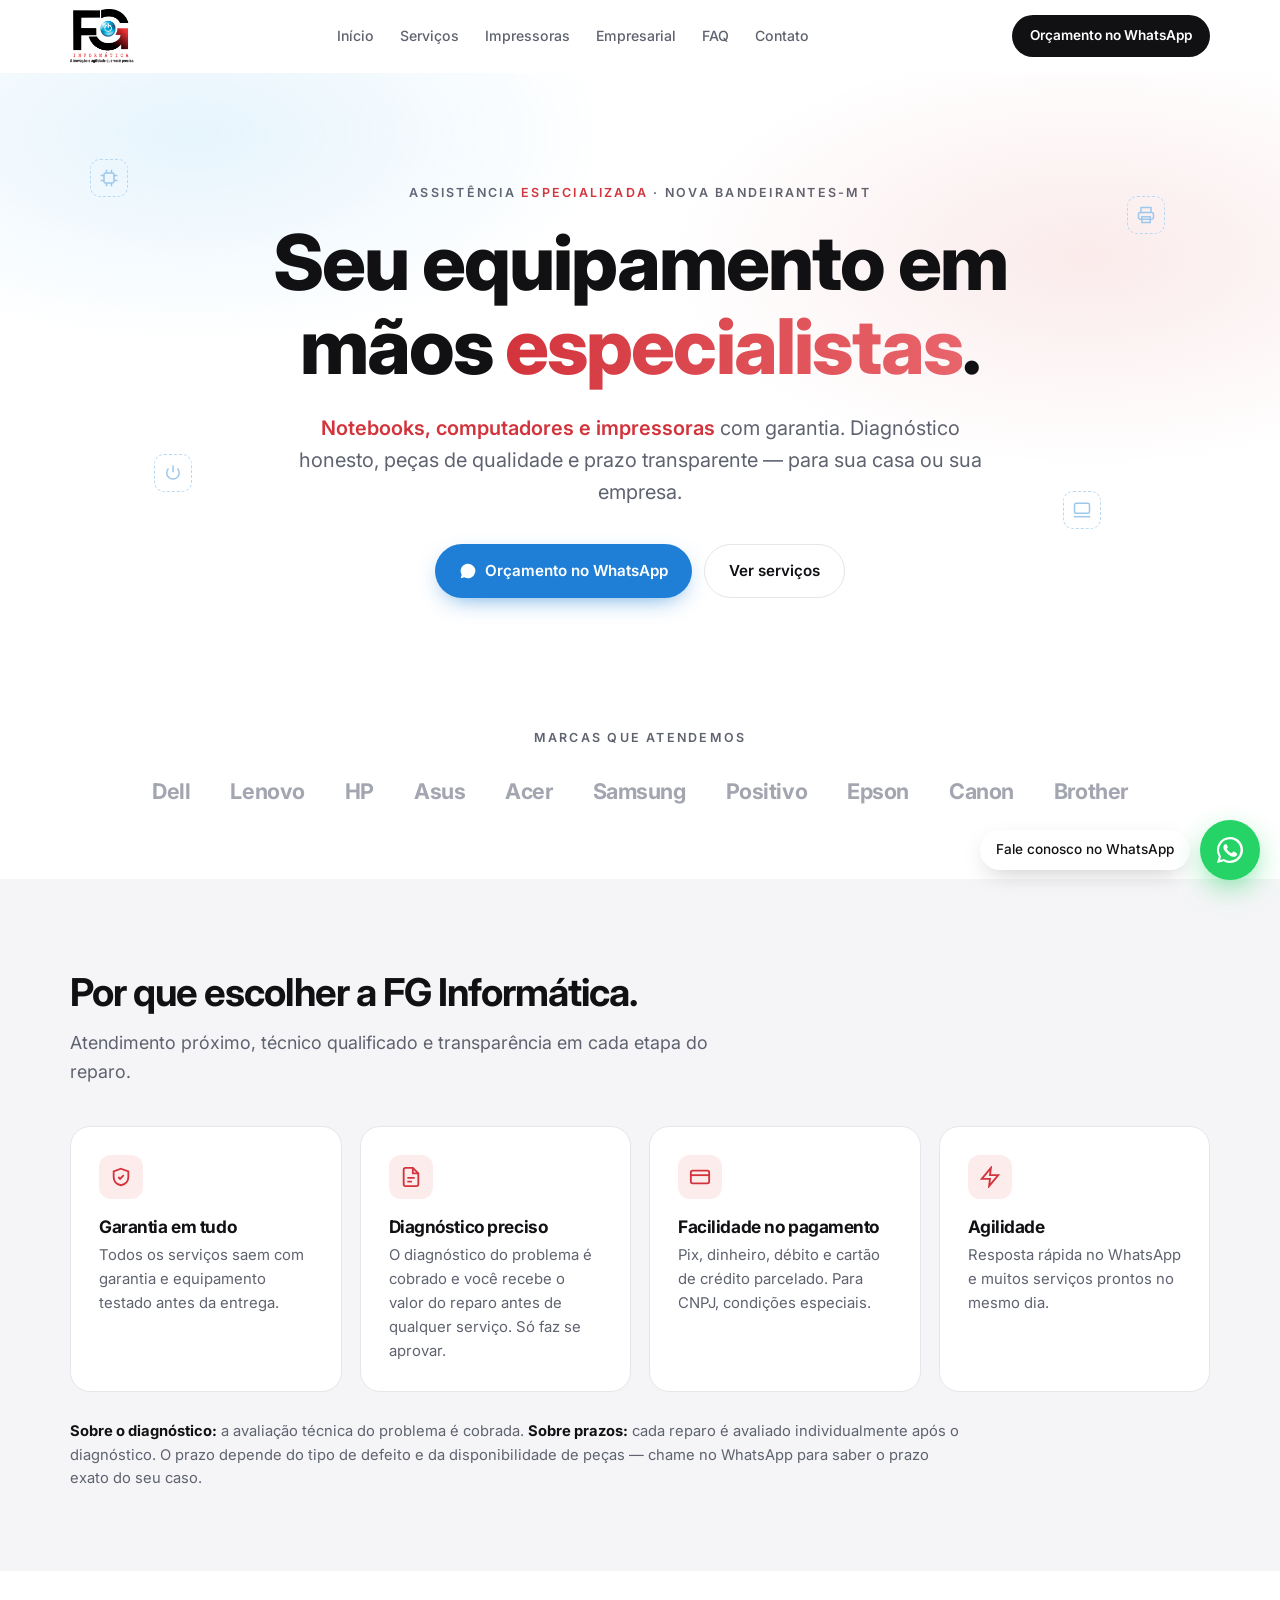
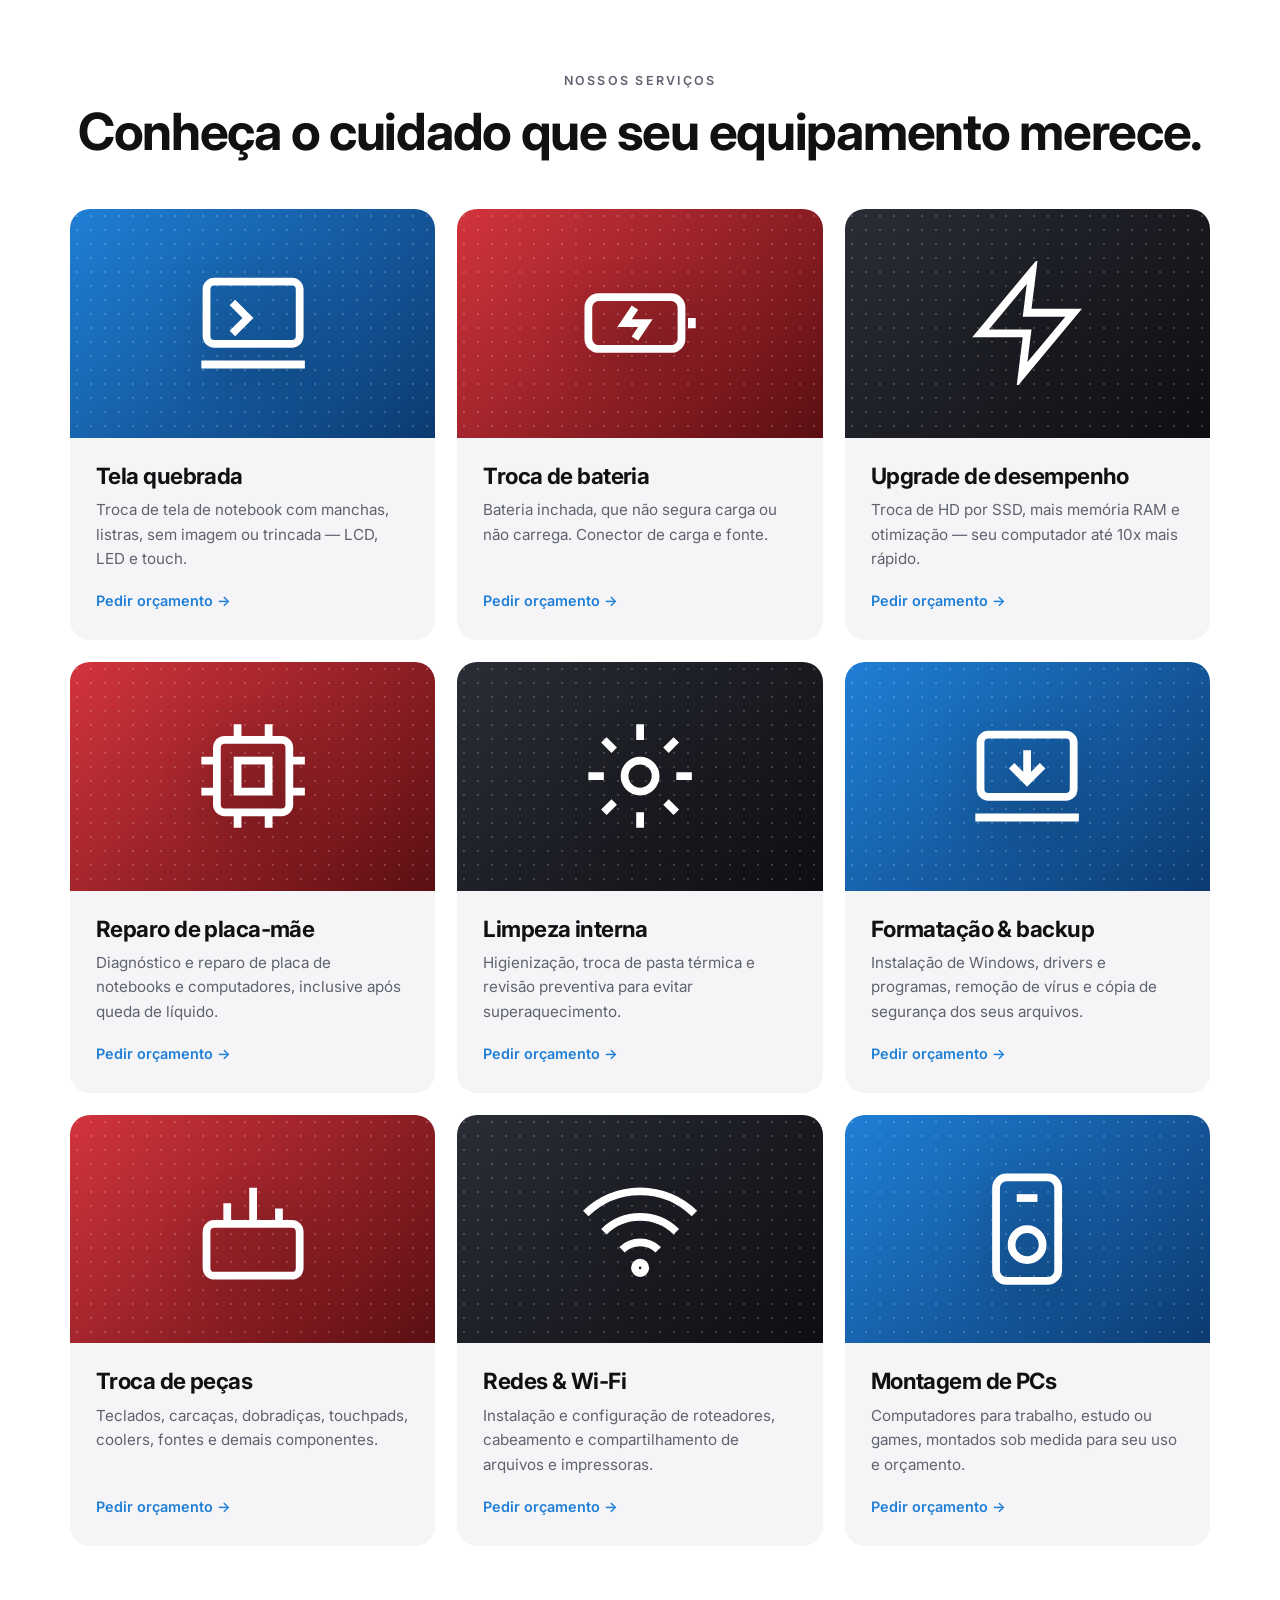
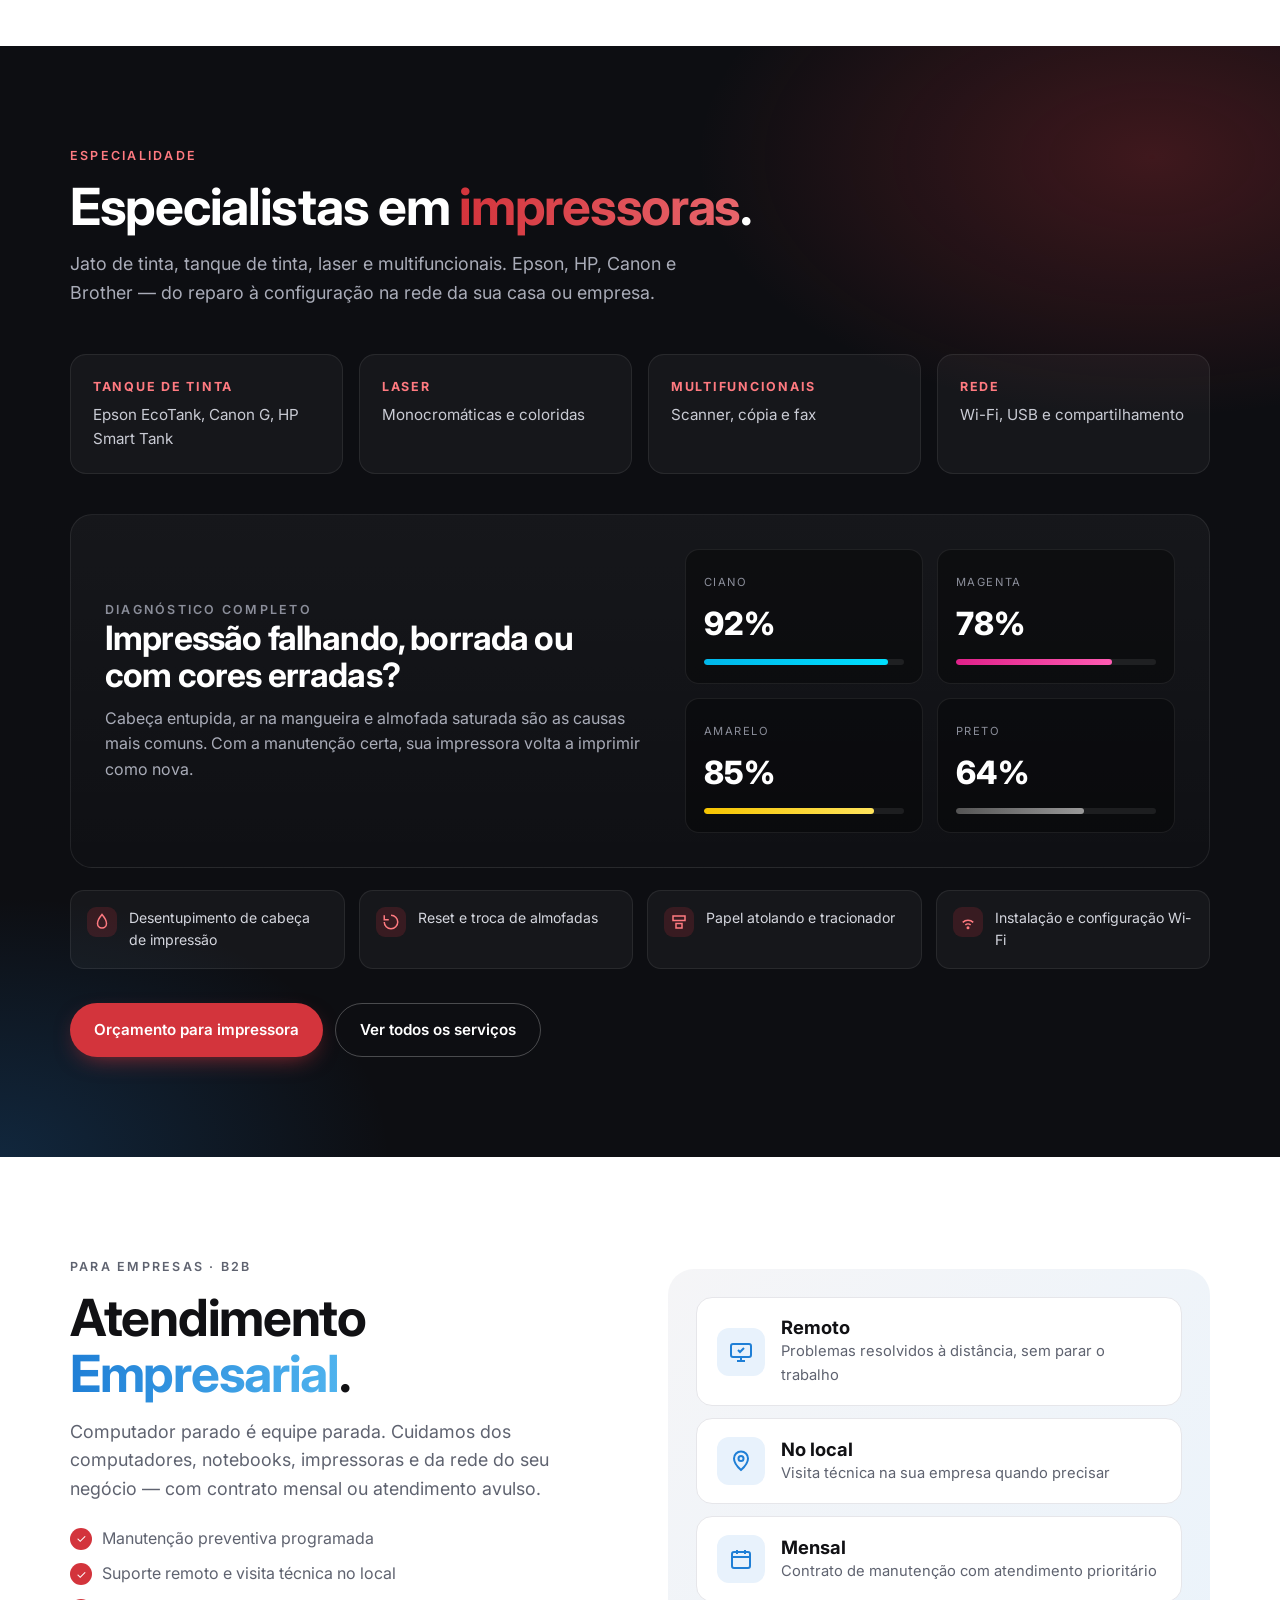
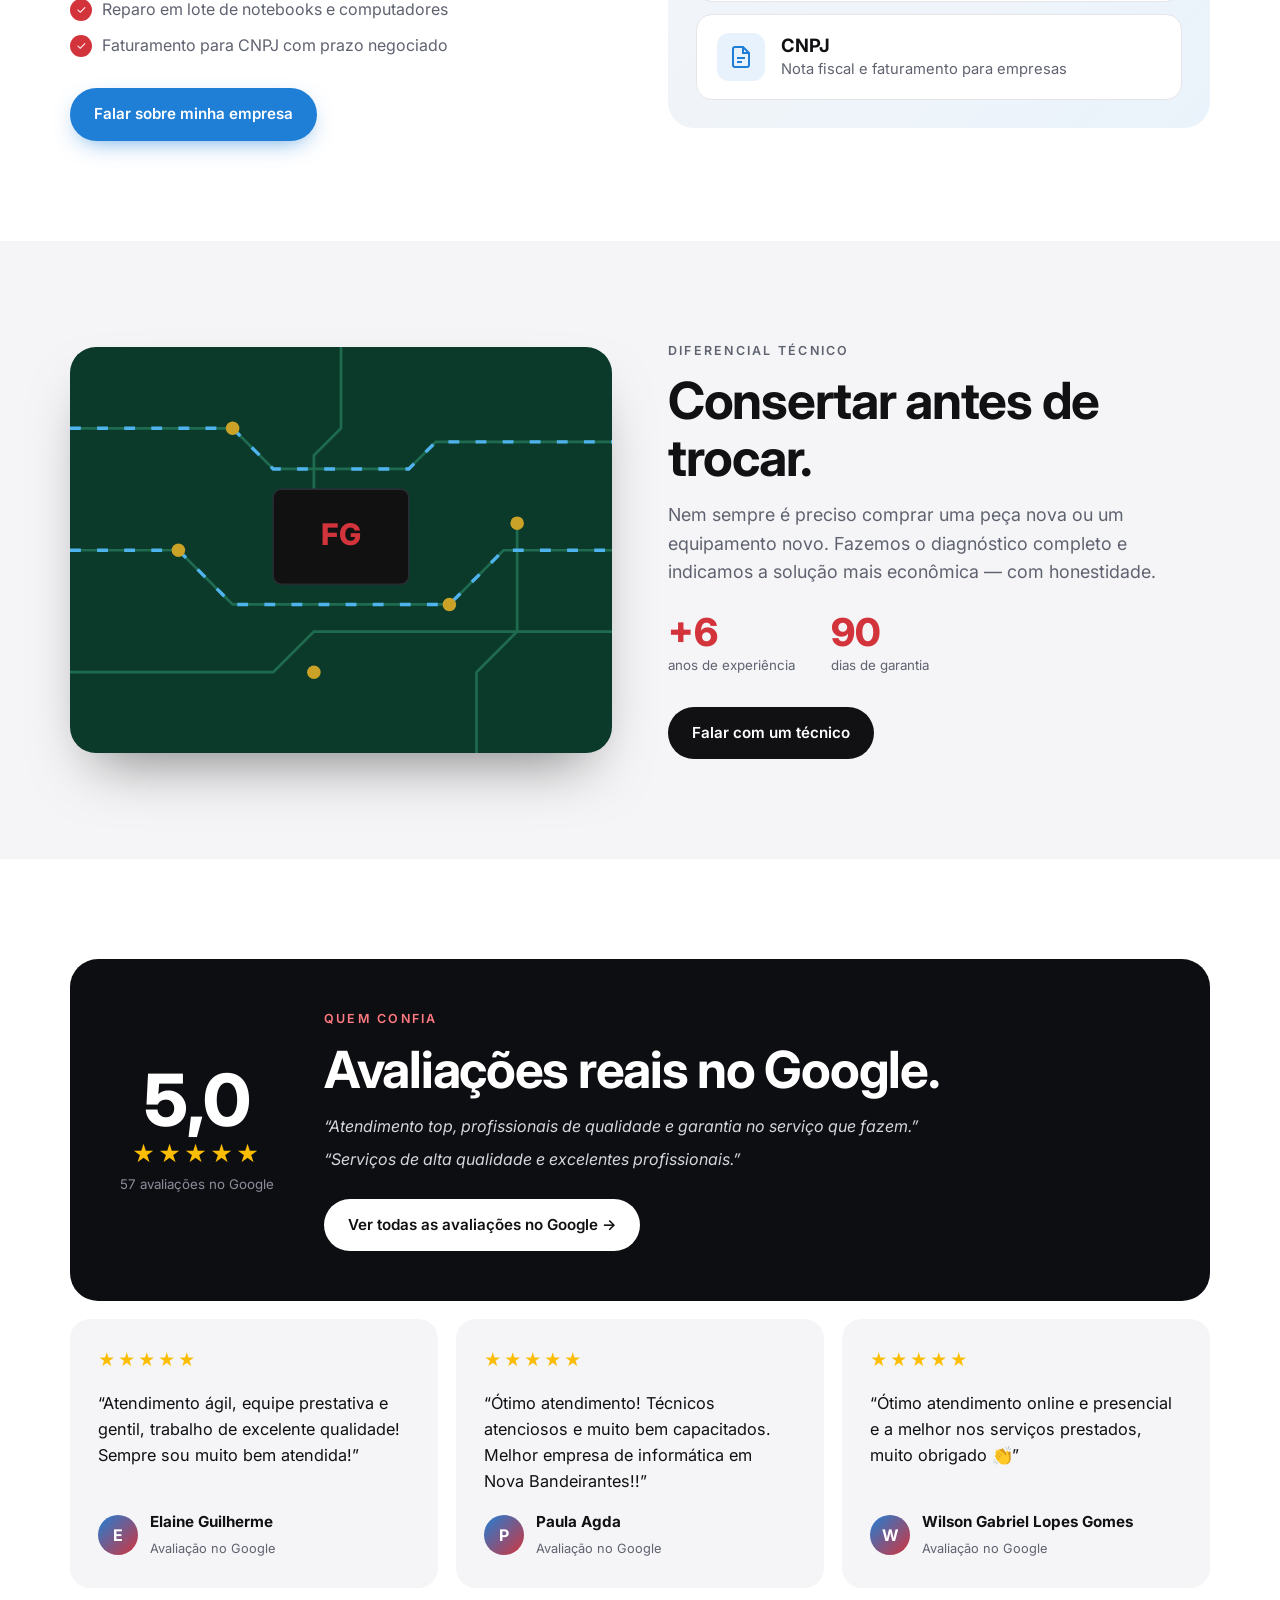
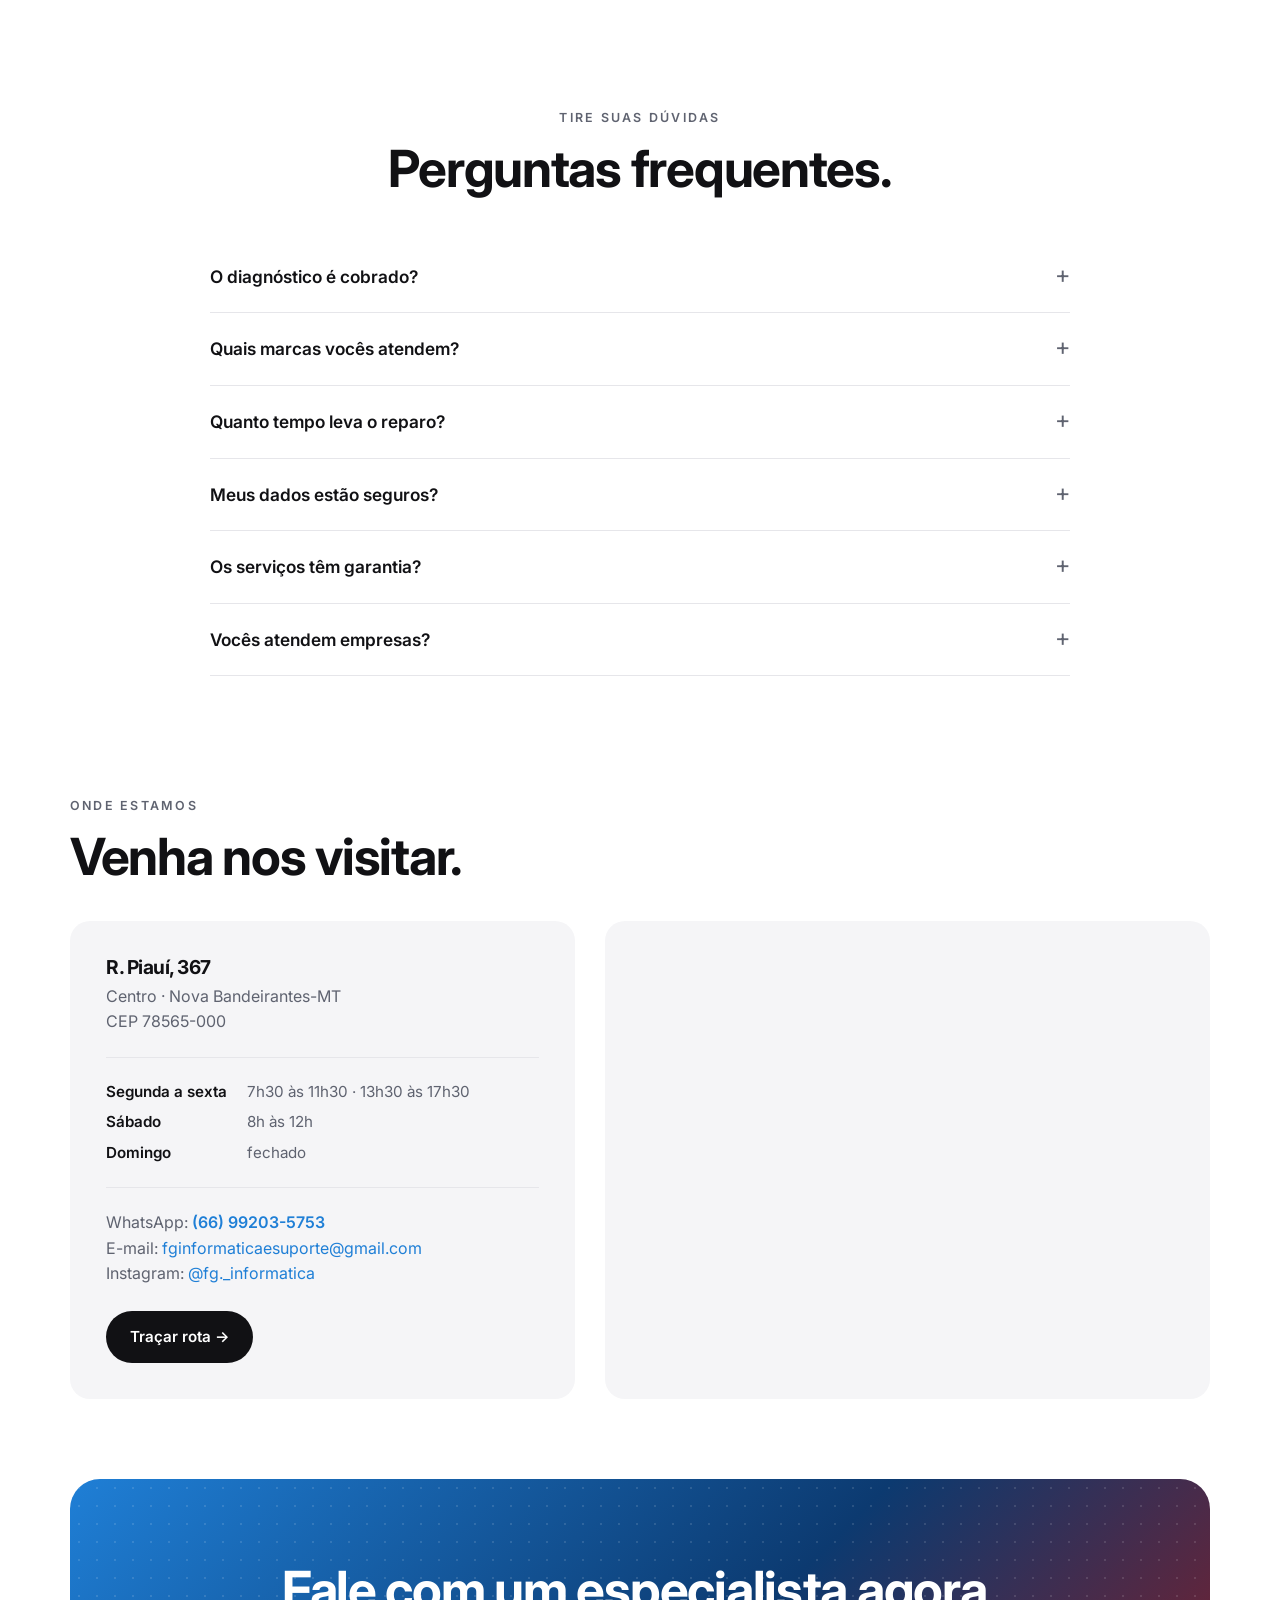
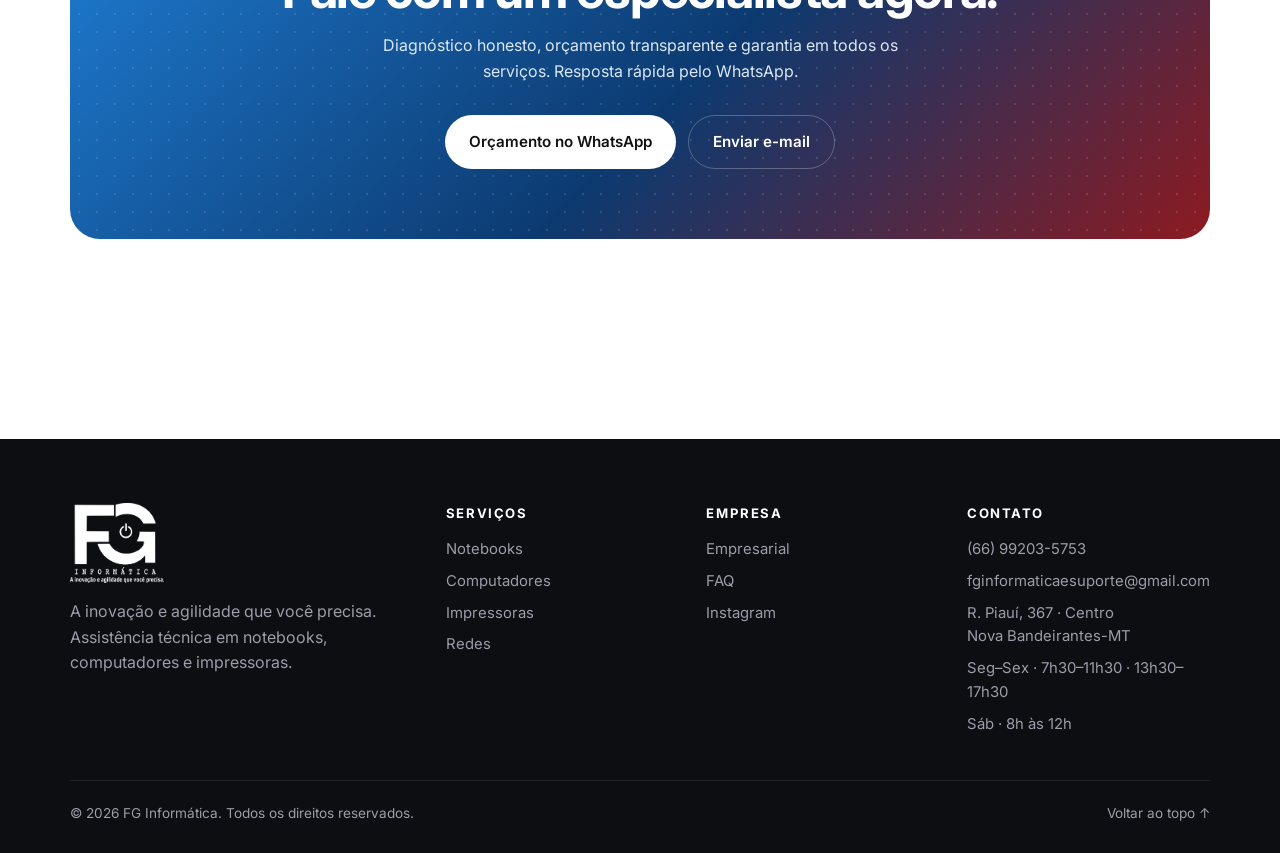
<file: index.html>
<!doctype html>
<html lang="pt-BR">
<head>
<meta charset="utf-8">
<meta name="viewport" content="width=device-width, initial-scale=1">
<title>FG Informática | Assistência Técnica em Nova Bandeirantes-MT</title>
<meta name="description" content="FG Informática em Nova Bandeirantes-MT: conserto de notebooks, computadores e impressoras com garantia. Reparo de placa, troca de tela e bateria, upgrade, formatação e suporte para empresas. Orçamento pelo WhatsApp.">
<link rel="canonical" href="https://franciscofern.github.io/fgsite/">
<link rel="icon" href="assets/logo-colorida.png">
<meta property="og:type" content="website">
<meta property="og:locale" content="pt_BR">
<meta property="og:site_name" content="FG Informática">
<meta property="og:title" content="FG Informática | Assistência Técnica em Nova Bandeirantes-MT">
<meta property="og:description" content="Conserto de notebooks, computadores e impressoras com garantia de 90 dias. Atendimento para empresas. Fale pelo WhatsApp (66) 99203-5753.">
<meta property="og:url" content="https://franciscofern.github.io/fgsite/">
<meta property="og:image" content="https://franciscofern.github.io/fgsite/assets/logo-colorida.png">
<script type="application/ld+json">
{
  "@context": "https://schema.org",
  "@type": "ComputerStore",
  "name": "FG Informática",
  "description": "Assistência técnica em notebooks, computadores e impressoras em Nova Bandeirantes-MT.",
  "url": "https://franciscofern.github.io/fgsite/",
  "logo": "https://franciscofern.github.io/fgsite/assets/logo-colorida.png",
  "image": "https://franciscofern.github.io/fgsite/assets/logo-colorida.png",
  "telephone": "+55-66-99203-5753",
  "email": "fginformaticaesuporte@gmail.com",
  "address": {
    "@type": "PostalAddress",
    "streetAddress": "R. Piauí, 367 - Centro",
    "addressLocality": "Nova Bandeirantes",
    "addressRegion": "MT",
    "postalCode": "78565-000",
    "addressCountry": "BR"
  },
  "geo": { "@type": "GeoCoordinates", "latitude": -9.8533334, "longitude": -57.815858 },
  "hasMap": "https://www.google.com/maps?cid=15471306178487770590",
  "openingHoursSpecification": [
    { "@type": "OpeningHoursSpecification", "dayOfWeek": ["Monday","Tuesday","Wednesday","Thursday","Friday"], "opens": "07:30", "closes": "11:30" },
    { "@type": "OpeningHoursSpecification", "dayOfWeek": ["Monday","Tuesday","Wednesday","Thursday","Friday"], "opens": "13:30", "closes": "17:30" },
    { "@type": "OpeningHoursSpecification", "dayOfWeek": "Saturday", "opens": "08:00", "closes": "12:00" }
  ],
  "areaServed": "Nova Bandeirantes - MT",
  "sameAs": [
    "https://www.instagram.com/fg._informatica/",
    "https://www.google.com/maps?cid=15471306178487770590"
  ]
}
</script>
<link rel="preconnect" href="https://fonts.googleapis.com">
<link rel="preconnect" href="https://fonts.gstatic.com" crossorigin>
<link href="https://fonts.googleapis.com/css2?family=Inter:wght@400;500;600;700;800&display=swap" rel="stylesheet">
<link rel="stylesheet" href="style.css">
</head>
<body>

<header>
  <nav class="wrap nav" id="nav">
    <a href="#inicio" class="logo" aria-label="FG Informática — início"><img src="assets/logo-colorida.png" alt="FG Informática"></a>
    <ul>
      <li><a href="#inicio">Início</a></li>
      <li><a href="#servicos">Serviços</a></li>
      <li><a href="#impressoras">Impressoras</a></li>
      <li><a href="#empresas">Empresarial</a></li>
      <li><a href="#faq">FAQ</a></li>
      <li><a href="#contato">Contato</a></li>
    </ul>
    <a class="btn btn-dark" data-wa="Olá! Gostaria de um orçamento.">Orçamento no WhatsApp</a>
    <button class="menu-btn" aria-label="Abrir menu" onclick="document.getElementById('nav').classList.toggle('open')">☰</button>
  </nav>
</header>

<main>
<!-- HERO -->
<section class="hero" id="inicio">
  <span class="chip-float" style="top:14%;left:7%"><svg viewBox="0 0 24 24" fill="none" stroke="currentColor" stroke-width="1.8"><rect x="6" y="6" width="12" height="12" rx="2"/><path d="M9 2v4M15 2v4M9 18v4M15 18v4M2 9h4M2 15h4M18 9h4M18 15h4"/></svg></span>
  <span class="chip-float" style="top:62%;left:12%;animation-delay:-2s"><svg viewBox="0 0 24 24" fill="none" stroke="currentColor" stroke-width="1.8"><path d="M12 3v8"/><path d="M6.6 6.6a7.5 7.5 0 1 0 10.8 0"/></svg></span>
  <span class="chip-float" style="top:20%;right:9%;animation-delay:-4s"><svg viewBox="0 0 24 24" fill="none" stroke="currentColor" stroke-width="1.8"><path d="M6 9V3h12v6"/><rect x="3" y="9" width="18" height="8" rx="2"/><path d="M7 14h10v7H7z"/></svg></span>
  <span class="chip-float" style="top:68%;right:14%;animation-delay:-1s"><svg viewBox="0 0 24 24" fill="none" stroke="currentColor" stroke-width="1.8"><rect x="3" y="4" width="18" height="12" rx="2"/><path d="M2 20h20"/></svg></span>
  <div class="wrap">
    <div class="eyebrow">Assistência <b>especializada</b> · Nova Bandeirantes-MT</div>
    <h1>Seu equipamento em mãos <span class="grad">especialistas</span>.</h1>
    <p><b>Notebooks, computadores e impressoras</b> com garantia. Diagnóstico honesto, peças de qualidade e prazo transparente — para sua casa ou sua empresa.</p>
    <div class="hero-ctas">
      <a class="btn btn-primary" data-wa="Olá! Gostaria de um orçamento.">
        <svg viewBox="0 0 32 32" fill="currentColor"><path d="M16 3a13 13 0 0 0-11.2 19.6L3 29l6.6-1.7A13 13 0 1 0 16 3zm5.9 15.7c-.3-.2-1.9-1-2.2-1.1-.3-.1-.5-.2-.7.2l-1 1.2c-.2.2-.4.2-.7.1a8.8 8.8 0 0 1-4.4-3.8c-.3-.6.3-.5.9-1.7.1-.2 0-.4 0-.5l-1-2.4c-.3-.6-.5-.5-.7-.5h-.6c-.2 0-.6.1-.9.4-.3.3-1.2 1.1-1.2 2.8s1.2 3.2 1.4 3.4c.2.2 2.4 3.6 5.8 5.1 2.1.9 3 1 4 .8.7-.1 1.9-.8 2.2-1.5.3-.8.3-1.4.2-1.5-.1-.2-.3-.3-.6-.4z"/></svg>
        Orçamento no WhatsApp</a>
      <a class="btn btn-outline" href="#servicos">Ver serviços</a>
    </div>
  </div>
</section>

<!-- MARCAS -->
<section class="brands">
  <div class="wrap">
    <div class="eyebrow">Marcas que atendemos</div>
    <div class="brand-row">
      <span>Dell</span><span>Lenovo</span><span>HP</span><span>Asus</span><span>Acer</span><span>Samsung</span><span>Positivo</span><span>Epson</span><span>Canon</span><span>Brother</span>
    </div>
  </div>
</section>

<!-- DIFERENCIAIS -->
<section class="benefits">
  <div class="wrap">
    <div class="reveal">
      <h2 style="font-size:clamp(1.7rem,3.5vw,2.4rem)">Por que escolher a FG Informática.</h2>
      <p class="lead">Atendimento próximo, técnico qualificado e transparência em cada etapa do reparo.</p>
    </div>
    <div class="grid-4" style="margin-top:40px">
      <div class="benefit reveal">
        <div class="ic"><svg viewBox="0 0 24 24" fill="none" stroke="currentColor" stroke-width="2"><path d="M9 12l2 2 4-4"/><path d="M12 3l8 3v6c0 5-3.5 8-8 9-4.5-1-8-4-8-9V6z"/></svg></div>
        <h3>Garantia em tudo</h3>
        <p>Todos os serviços saem com garantia e equipamento testado antes da entrega.</p>
      </div>
      <div class="benefit reveal">
        <div class="ic"><svg viewBox="0 0 24 24" fill="none" stroke="currentColor" stroke-width="2"><path d="M14 2H6a2 2 0 0 0-2 2v16a2 2 0 0 0 2 2h12a2 2 0 0 0 2-2V8z"/><path d="M14 2v6h6M8 13h8M8 17h5"/></svg></div>
        <h3>Diagnóstico preciso</h3>
        <p>O diagnóstico do problema é cobrado e você recebe o valor do reparo antes de qualquer serviço. Só faz se aprovar.</p>
      </div>
      <div class="benefit reveal">
        <div class="ic"><svg viewBox="0 0 24 24" fill="none" stroke="currentColor" stroke-width="2"><rect x="2" y="5" width="20" height="14" rx="2"/><path d="M2 10h20"/></svg></div>
        <h3>Facilidade no pagamento</h3>
        <p>Pix, dinheiro, débito e cartão de crédito parcelado. Para CNPJ, condições especiais.</p>
      </div>
      <div class="benefit reveal">
        <div class="ic"><svg viewBox="0 0 24 24" fill="none" stroke="currentColor" stroke-width="2"><path d="M13 2L3 14h9l-1 8 10-12h-9z"/></svg></div>
        <h3>Agilidade</h3>
        <p>Resposta rápida no WhatsApp e muitos serviços prontos no mesmo dia.</p>
      </div>
    </div>
    <p class="note reveal"><b>Sobre o diagnóstico:</b> a avaliação técnica do problema é cobrada. <b>Sobre prazos:</b> cada reparo é avaliado individualmente após o diagnóstico. O prazo depende do tipo de defeito e da disponibilidade de peças — chame no WhatsApp para saber o prazo exato do seu caso.</p>
  </div>
</section>

<!-- SERVIÇOS -->
<section id="servicos">
  <div class="wrap">
    <div class="center reveal">
      <div class="eyebrow">Nossos serviços</div>
      <h2>Conheça o cuidado que seu equipamento merece.</h2>
    </div>
    <div class="grid-3">
      <article class="svc reveal">
        <div class="art a1"><svg viewBox="0 0 24 24" fill="none" stroke="currentColor" stroke-width="1.5"><rect x="3" y="4" width="18" height="12" rx="1.5"/><path d="M2 20h20M8 8l3 3-3 3"/></svg></div>
        <div class="body"><h3>Tela quebrada</h3><p>Troca de tela de notebook com manchas, listras, sem imagem ou trincada — LCD, LED e touch.</p><a class="more" data-wa="Olá! Preciso trocar a tela do meu notebook.">Pedir orçamento →</a></div>
      </article>
      <article class="svc reveal">
        <div class="art a2"><svg viewBox="0 0 24 24" fill="none" stroke="currentColor" stroke-width="1.5"><rect x="2" y="7" width="18" height="10" rx="2"/><path d="M22 11v2M11 9l-2 3h4l-2 3"/></svg></div>
        <div class="body"><h3>Troca de bateria</h3><p>Bateria inchada, que não segura carga ou não carrega. Conector de carga e fonte.</p><a class="more" data-wa="Olá! Preciso trocar a bateria do meu notebook.">Pedir orçamento →</a></div>
      </article>
      <article class="svc reveal">
        <div class="art a3"><svg viewBox="0 0 24 24" fill="none" stroke="currentColor" stroke-width="1.5"><path d="M13 2L3 14h9l-1 8 10-12h-9z"/></svg></div>
        <div class="body"><h3>Upgrade de desempenho</h3><p>Troca de HD por SSD, mais memória RAM e otimização — seu computador até 10x mais rápido.</p><a class="more" data-wa="Olá! Quero fazer upgrade no meu computador.">Pedir orçamento →</a></div>
      </article>
      <article class="svc reveal">
        <div class="art a2"><svg viewBox="0 0 24 24" fill="none" stroke="currentColor" stroke-width="1.5"><rect x="5" y="5" width="14" height="14" rx="1.5"/><rect x="9" y="9" width="6" height="6"/><path d="M9 2v3M15 2v3M9 19v3M15 19v3M2 9h3M2 15h3M19 9h3M19 15h3"/></svg></div>
        <div class="body"><h3>Reparo de placa-mãe</h3><p>Diagnóstico e reparo de placa de notebooks e computadores, inclusive após queda de líquido.</p><a class="more" data-wa="Olá! Meu equipamento parece estar com problema na placa.">Pedir orçamento →</a></div>
      </article>
      <article class="svc reveal">
        <div class="art a3"><svg viewBox="0 0 24 24" fill="none" stroke="currentColor" stroke-width="1.5"><circle cx="12" cy="12" r="3"/><path d="M12 2v3M12 19v3M2 12h3M19 12h3M5 5l2 2M17 17l2 2M5 19l2-2M17 7l2-2"/></svg></div>
        <div class="body"><h3>Limpeza interna</h3><p>Higienização, troca de pasta térmica e revisão preventiva para evitar superaquecimento.</p><a class="more" data-wa="Olá! Quero fazer uma limpeza interna.">Pedir orçamento →</a></div>
      </article>
      <article class="svc reveal">
        <div class="art a1"><svg viewBox="0 0 24 24" fill="none" stroke="currentColor" stroke-width="1.5"><rect x="3" y="4" width="18" height="12" rx="1.5"/><path d="M2 20h20M12 7v6M9 10l3 3 3-3"/></svg></div>
        <div class="body"><h3>Formatação &amp; backup</h3><p>Instalação de Windows, drivers e programas, remoção de vírus e cópia de segurança dos seus arquivos.</p><a class="more" data-wa="Olá! Preciso formatar meu computador.">Pedir orçamento →</a></div>
      </article>
      <article class="svc reveal">
        <div class="art a2"><svg viewBox="0 0 24 24" fill="none" stroke="currentColor" stroke-width="1.5"><rect x="3" y="11" width="18" height="10" rx="1.5"/><path d="M7 11V7M12 11V4M17 11V8"/></svg></div>
        <div class="body"><h3>Troca de peças</h3><p>Teclados, carcaças, dobradiças, touchpads, coolers, fontes e demais componentes.</p><a class="more" data-wa="Olá! Preciso trocar uma peça do meu equipamento.">Pedir orçamento →</a></div>
      </article>
      <article class="svc reveal">
        <div class="art a3"><svg viewBox="0 0 24 24" fill="none" stroke="currentColor" stroke-width="1.5"><path d="M5 12.5a10 10 0 0 1 14 0M8.5 16a5 5 0 0 1 7 0M1.5 9a15 15 0 0 1 21 0"/><circle cx="12" cy="19.5" r="1"/></svg></div>
        <div class="body"><h3>Redes &amp; Wi-Fi</h3><p>Instalação e configuração de roteadores, cabeamento e compartilhamento de arquivos e impressoras.</p><a class="more" data-wa="Olá! Preciso de ajuda com minha rede/Wi-Fi.">Pedir orçamento →</a></div>
      </article>
      <article class="svc reveal">
        <div class="art a1"><svg viewBox="0 0 24 24" fill="none" stroke="currentColor" stroke-width="1.5"><rect x="6" y="2" width="12" height="20" rx="2"/><circle cx="12" cy="15" r="3"/><path d="M10 6h4"/></svg></div>
        <div class="body"><h3>Montagem de PCs</h3><p>Computadores para trabalho, estudo ou games, montados sob medida para seu uso e orçamento.</p><a class="more" data-wa="Olá! Quero montar um computador.">Pedir orçamento →</a></div>
      </article>
    </div>
  </div>
</section>

<!-- IMPRESSORAS (seção escura) -->
<section class="dark" id="impressoras">
  <div class="wrap">
    <div class="reveal">
      <div class="eyebrow">Especialidade</div>
      <h2>Especialistas em <span class="grad">impressoras</span>.</h2>
      <p class="lead">Jato de tinta, tanque de tinta, laser e multifuncionais. Epson, HP, Canon e Brother — do reparo à configuração na rede da sua casa ou empresa.</p>
    </div>
    <div class="dark-grid">
      <div class="dk reveal"><h4>Tanque de tinta</h4><p>Epson EcoTank, Canon G, HP Smart Tank</p></div>
      <div class="dk reveal"><h4>Laser</h4><p>Monocromáticas e coloridas</p></div>
      <div class="dk reveal"><h4>Multifuncionais</h4><p>Scanner, cópia e fax</p></div>
      <div class="dk reveal"><h4>Rede</h4><p>Wi-Fi, USB e compartilhamento</p></div>
    </div>

    <div class="panel reveal">
      <div>
        <div class="eyebrow" style="color:#8b8e9a">Diagnóstico completo</div>
        <h3>Impressão falhando, borrada ou com cores erradas?</h3>
        <p>Cabeça entupida, ar na mangueira e almofada saturada são as causas mais comuns. Com a manutenção certa, sua impressora volta a imprimir como nova.</p>
      </div>
      <div class="meters">
        <div class="meter"><small>Ciano</small><strong>92%</strong><div class="bar c"><i style="--w:92%"></i></div></div>
        <div class="meter"><small>Magenta</small><strong>78%</strong><div class="bar m"><i style="--w:78%"></i></div></div>
        <div class="meter"><small>Amarelo</small><strong>85%</strong><div class="bar y"><i style="--w:85%"></i></div></div>
        <div class="meter"><small>Preto</small><strong>64%</strong><div class="bar k"><i style="--w:64%"></i></div></div>
      </div>
    </div>

    <div class="feat-list">
      <div class="feat reveal"><svg viewBox="0 0 24 24" fill="none" stroke="currentColor" stroke-width="2"><path d="M12 2s6 7 6 12a6 6 0 0 1-12 0c0-5 6-12 6-12z"/></svg>Desentupimento de cabeça de impressão</div>
      <div class="feat reveal"><svg viewBox="0 0 24 24" fill="none" stroke="currentColor" stroke-width="2"><path d="M3 12a9 9 0 1 0 9-9M3 3v6h6"/></svg>Reset e troca de almofadas</div>
      <div class="feat reveal"><svg viewBox="0 0 24 24" fill="none" stroke="currentColor" stroke-width="2"><path d="M4 4h16v6H4zM8 14h8v6H8z"/></svg>Papel atolando e tracionador</div>
      <div class="feat reveal"><svg viewBox="0 0 24 24" fill="none" stroke="currentColor" stroke-width="2"><path d="M5 12.5a10 10 0 0 1 14 0M8.5 16a5 5 0 0 1 7 0"/><circle cx="12" cy="19.5" r="1"/></svg>Instalação e configuração Wi-Fi</div>
    </div>

    <div class="ctas">
      <a class="btn btn-red" data-wa="Olá! Minha impressora está com problema.">Orçamento para impressora</a>
      <a class="btn btn-ghost-light" href="#servicos">Ver todos os serviços</a>
    </div>
  </div>
</section>

<!-- EMPRESAS -->
<section id="empresas">
  <div class="wrap b2b">
    <div class="reveal">
      <div class="eyebrow">Para empresas · B2B</div>
      <h2>Atendimento <span class="grad-blue">Empresarial</span>.</h2>
      <p class="lead">Computador parado é equipe parada. Cuidamos dos computadores, notebooks, impressoras e da rede do seu negócio — com contrato mensal ou atendimento avulso.</p>
      <ul class="checks">
        <li>Manutenção preventiva programada</li>
        <li>Suporte remoto e visita técnica no local</li>
        <li>Reparo em lote de notebooks e computadores</li>
        <li>Faturamento para CNPJ com prazo negociado</li>
      </ul>
      <a class="btn btn-primary" data-wa="Olá! Gostaria de falar sobre atendimento para minha empresa.">Falar sobre minha empresa</a>
    </div>
    <div class="b2b-art reveal">
      <div class="b2b-item">
        <span class="b2b-ic"><svg viewBox="0 0 24 24" fill="none" stroke="currentColor" stroke-width="2"><rect x="2" y="4" width="20" height="13" rx="2"/><path d="M8 21h8M12 17v4M9 10l2 2 4-4"/></svg></span>
        <span><strong>Remoto</strong><small>Problemas resolvidos à distância, sem parar o trabalho</small></span>
      </div>
      <div class="b2b-item">
        <span class="b2b-ic"><svg viewBox="0 0 24 24" fill="none" stroke="currentColor" stroke-width="2"><path d="M12 21s-7-6.2-7-11.5a7 7 0 0 1 14 0C19 14.8 12 21 12 21z"/><circle cx="12" cy="9.5" r="2.5"/></svg></span>
        <span><strong>No local</strong><small>Visita técnica na sua empresa quando precisar</small></span>
      </div>
      <div class="b2b-item">
        <span class="b2b-ic"><svg viewBox="0 0 24 24" fill="none" stroke="currentColor" stroke-width="2"><rect x="3" y="5" width="18" height="16" rx="2"/><path d="M3 10h18M8 3v4M16 3v4"/></svg></span>
        <span><strong>Mensal</strong><small>Contrato de manutenção com atendimento prioritário</small></span>
      </div>
      <div class="b2b-item">
        <span class="b2b-ic"><svg viewBox="0 0 24 24" fill="none" stroke="currentColor" stroke-width="2"><path d="M14 2H6a2 2 0 0 0-2 2v16a2 2 0 0 0 2 2h12a2 2 0 0 0 2-2V8z"/><path d="M14 2v6h6M8 13h8M8 17h5"/></svg></span>
        <span><strong>CNPJ</strong><small>Nota fiscal e faturamento para empresas</small></span>
      </div>
    </div>
  </div>
</section>

<!-- DIFERENCIAL -->
<section class="diff">
  <div class="wrap diff-box">
    <div class="board reveal" aria-hidden="true">
      <svg viewBox="0 0 400 300" fill="none">
        <g stroke="#1f6b4f" stroke-width="2">
          <path d="M0 60h120l30 30h100l20-20h130"/><path d="M0 150h80l40 40h160l40-40h80"/>
          <path d="M0 240h150l30-30h220"/><path d="M200 0v60l-20 20v60"/><path d="M300 300v-60l30-30v-80"/>
        </g>
        <g stroke="#4fb3ee" stroke-width="2.5" stroke-dasharray="8 12" class="pulse">
          <path d="M0 150h80l40 40h160l40-40h80"/><path d="M0 60h120l30 30h100l20-20h130"/>
        </g>
        <rect x="150" y="105" width="100" height="70" rx="6" fill="#111" stroke="#2b2d36"/>
        <text x="200" y="146" fill="#d3343c" font-family="Inter" font-weight="800" font-size="22" text-anchor="middle">FG</text>
        <g fill="#c9a227"><circle cx="120" cy="60" r="5"/><circle cx="280" cy="190" r="5"/><circle cx="180" cy="240" r="5"/><circle cx="330" cy="130" r="5"/><circle cx="80" cy="150" r="5"/></g>
      </svg>
    </div>
    <div class="reveal">
      <div class="eyebrow">Diferencial técnico</div>
      <h2>Consertar antes de trocar.</h2>
      <p class="lead">Nem sempre é preciso comprar uma peça nova ou um equipamento novo. Fazemos o diagnóstico completo e indicamos a solução mais econômica — com honestidade.</p>
      <div class="stat-row">
        <div><strong>+<span data-count="6">0</span></strong><small>anos de experiência</small></div>
        <div><strong data-count="90">0</strong><small>dias de garantia</small></div>
      </div>
      <a class="btn btn-dark" data-wa="Olá! Quero falar com um técnico.">Falar com um técnico</a>
    </div>
  </div>
</section>

<!-- AVALIAÇÕES -->
<section>
  <div class="wrap">
    <div class="reviews reveal">
      <div class="score">
        <strong>5,0</strong>
        <div class="stars">★★★★★</div>
        <small style="color:#8b8e9a">57 avaliações no Google</small>
      </div>
      <div>
        <div class="eyebrow" style="color:#ff7a80">Quem confia</div>
        <h2 style="color:#fff">Avaliações reais no Google.</h2>
        <div class="quotes">
          <span>“Atendimento top, profissionais de qualidade e garantia no serviço que fazem.”</span>
          <span>“Serviços de alta qualidade e excelentes profissionais.”</span>
        </div>
        <a class="btn btn-white" href="https://www.google.com/maps?cid=15471306178487770590" target="_blank" rel="noopener">Ver todas as avaliações no Google →</a>
      </div>
    </div>

    <!-- Avaliações copiadas do perfil da FG Informática no Google Maps -->
    <div class="rv-grid">
      <figure class="rv reveal">
        <div class="stars">★★★★★</div>
        <blockquote>“Atendimento ágil, equipe prestativa e gentil, trabalho de excelente qualidade! Sempre sou muito bem atendida!”</blockquote>
        <figcaption><span class="av">E</span><span><b>Elaine Guilherme</b><small>Avaliação no Google</small></span></figcaption>
      </figure>
      <figure class="rv reveal">
        <div class="stars">★★★★★</div>
        <blockquote>“Ótimo atendimento! Técnicos atenciosos e muito bem capacitados. Melhor empresa de informática em Nova Bandeirantes!!”</blockquote>
        <figcaption><span class="av">P</span><span><b>Paula Agda</b><small>Avaliação no Google</small></span></figcaption>
      </figure>
      <figure class="rv reveal">
        <div class="stars">★★★★★</div>
        <blockquote>“Ótimo atendimento online e presencial e a melhor nos serviços prestados, muito obrigado 👏”</blockquote>
        <figcaption><span class="av">W</span><span><b>Wilson Gabriel Lopes Gomes</b><small>Avaliação no Google</small></span></figcaption>
      </figure>
    </div>
  </div>
</section>

<!-- FAQ -->
<section id="faq" style="padding-top:20px">
  <div class="wrap">
    <div class="center reveal">
      <div class="eyebrow">Tire suas dúvidas</div>
      <h2>Perguntas frequentes.</h2>
    </div>
    <div class="faq reveal">
      <details><summary>O diagnóstico é cobrado?</summary><p>Sim. O diagnóstico do problema é cobrado, pois envolve a análise técnica do equipamento. Depois dele, você recebe o valor do reparo e decide se quer fazer o serviço. Consulte o valor do diagnóstico pelo WhatsApp.</p></details>
      <details><summary>Quais marcas vocês atendem?</summary><p>Atendemos notebooks e computadores de todas as marcas — Dell, Lenovo, HP, Asus, Acer, Samsung, Positivo e outras — e impressoras Epson, HP, Canon e Brother.</p></details>
      <details><summary>Quanto tempo leva o reparo?</summary><p>Depende do defeito e da disponibilidade de peças. Muitos serviços, como formatação, limpeza e upgrade, ficam prontos no mesmo dia. Informamos o prazo exato junto com o orçamento.</p></details>
      <details><summary>Meus dados estão seguros?</summary><p>Sim. Trabalhamos com total sigilo e, sempre que o serviço envolve formatação, fazemos o backup dos seus arquivos antes. Recomendamos manter uma cópia de segurança atualizada.</p></details>
      <details><summary>Os serviços têm garantia?</summary><p>Sim. Todos os serviços têm garantia de 90 dias, e as condições são explicadas no orçamento.</p></details>
      <details><summary>Vocês atendem empresas?</summary><p>Sim. Oferecemos contrato de manutenção mensal, suporte remoto, visita técnica e faturamento para CNPJ.</p></details>
    </div>
  </div>
</section>

<!-- CONTATO -->
<section id="contato" style="padding-top:20px">
  <div class="wrap">
    <div class="reveal" style="margin-bottom:36px">
      <div class="eyebrow">Onde estamos</div>
      <h2>Venha nos visitar.</h2>
    </div>
    <div class="loc">
      <div class="loc-card reveal">
        <h3>R. Piauí, 367</h3>
        <p>Centro · Nova Bandeirantes-MT<br>CEP 78565-000</p>
        <hr>
        <div class="hours">
          <b>Segunda a sexta</b><span>7h30 às 11h30 · 13h30 às 17h30</span>
          <b>Sábado</b><span>8h às 12h</span>
          <b>Domingo</b><span>fechado</span>
        </div>
        <hr>
        <p>WhatsApp: <a data-wa="Olá!" style="color:var(--blue);font-weight:600">(66) 99203-5753</a><br>
        E-mail: <a href="mailto:fginformaticaesuporte@gmail.com" style="color:var(--blue)">fginformaticaesuporte@gmail.com</a><br>
        Instagram: <a href="https://www.instagram.com/fg._informatica/" target="_blank" rel="noopener" style="color:var(--blue)">@fg._informatica</a></p>
        <a class="btn btn-dark" style="margin-top:24px" href="https://www.google.com/maps/dir/?api=1&destination=-9.8533334,-57.815858" target="_blank" rel="noopener">Traçar rota →</a>
      </div>
      <div class="map reveal">
        <iframe title="Mapa da FG Informática" loading="lazy" src="https://www.google.com/maps?q=FG+Inform%C3%A1tica,+R.+Piau%C3%AD,+367+-+Centro,+Nova+Bandeirantes+-+MT&z=17&output=embed"></iframe>
      </div>
    </div>

    <div class="final reveal" style="margin-top:80px">
      <h2>Fale com um especialista agora.</h2>
      <p>Diagnóstico honesto, orçamento transparente e garantia em todos os serviços. Resposta rápida pelo WhatsApp.</p>
      <div class="ctas">
        <a class="btn btn-white" data-wa="Olá! Vim pelo site e gostaria de um orçamento.">Orçamento no WhatsApp</a>
        <a class="btn btn-ghost-light" href="mailto:fginformaticaesuporte@gmail.com">Enviar e-mail</a>
      </div>
    </div>
  </div>
</section>
</main>

<footer>
  <div class="wrap">
    <div class="foot">
      <div>
        <img src="assets/logo-branca.png" alt="FG Informática">
        <p>A inovação e agilidade que você precisa. Assistência técnica em notebooks, computadores e impressoras.</p>
      </div>
      <div><h5>Serviços</h5><ul><li><a href="#servicos">Notebooks</a></li><li><a href="#servicos">Computadores</a></li><li><a href="#impressoras">Impressoras</a></li><li><a href="#servicos">Redes</a></li></ul></div>
      <div><h5>Empresa</h5><ul><li><a href="#empresas">Empresarial</a></li><li><a href="#faq">FAQ</a></li><li><a href="https://www.instagram.com/fg._informatica/" target="_blank" rel="noopener">Instagram</a></li></ul></div>
      <div><h5>Contato</h5><ul><li>(66) 99203-5753</li><li>fginformaticaesuporte@gmail.com</li><li>R. Piauí, 367 · Centro<br>Nova Bandeirantes-MT</li><li>Seg–Sex · 7h30–11h30 · 13h30–17h30</li><li>Sáb · 8h às 12h</li></ul></div>
    </div>
    <div class="copy"><span>© <span id="y"></span> FG Informática. Todos os direitos reservados.</span><a href="#inicio">Voltar ao topo ↑</a></div>
  </div>
</footer>

<a class="wa-float" data-wa="Olá! Vim pelo site." aria-label="Falar no WhatsApp">
  <span class="lbl">Fale conosco no WhatsApp</span>
  <span class="bub"><svg viewBox="0 0 32 32"><path d="M16 3a13 13 0 0 0-11.2 19.6L3 29l6.6-1.7A13 13 0 1 0 16 3zm0 23.7c-2 0-3.9-.5-5.6-1.5l-.4-.2-3.9 1 1-3.8-.3-.4A10.7 10.7 0 1 1 16 26.7zm5.9-8c-.3-.2-1.9-1-2.2-1.1-.3-.1-.5-.2-.7.2l-1 1.2c-.2.2-.4.2-.7.1a8.8 8.8 0 0 1-4.4-3.8c-.3-.6.3-.5.9-1.7.1-.2 0-.4 0-.5l-1-2.4c-.3-.6-.5-.5-.7-.5h-.6c-.2 0-.6.1-.9.4-.3.3-1.2 1.1-1.2 2.8s1.2 3.2 1.4 3.4c.2.2 2.4 3.6 5.8 5.1 2.1.9 3 1 4 .8.7-.1 1.9-.8 2.2-1.5.3-.8.3-1.4.2-1.5-.1-.2-.3-.3-.6-.4z"/></svg></span>
</a>

<script>
  // Número de WhatsApp da FG (DDI + DDD + número, só dígitos)
  const WHATSAPP = "5566992035753";

  const waLink = msg => `https://wa.me/${WHATSAPP}?text=${encodeURIComponent(msg)}`;
  document.querySelectorAll("[data-wa]").forEach(a => {
    a.href = waLink(a.dataset.wa);
    a.target = "_blank";
    a.rel = "noopener";
  });

  document.getElementById("y").textContent = new Date().getFullYear();

  const header = document.querySelector("header");
  addEventListener("scroll", () => header.classList.toggle("scrolled", scrollY > 10), { passive: true });
  document.querySelectorAll(".nav ul a").forEach(a => a.addEventListener("click", () => document.getElementById("nav").classList.remove("open")));

  // Animações ao rolar + contadores
  const io = new IntersectionObserver(entries => entries.forEach(e => {
    if (!e.isIntersecting) return;
    e.target.classList.add("in");
    e.target.querySelectorAll("[data-count]").forEach(el => {
      const end = +el.dataset.count, t0 = performance.now(), dur = 1400;
      const tick = t => {
        const k = Math.min((t - t0) / dur, 1);
        el.textContent = Math.round(end * (1 - Math.pow(1 - k, 3)));
        if (k < 1) requestAnimationFrame(tick);
      };
      requestAnimationFrame(tick);
    });
    io.unobserve(e.target);
  }), { threshold: .15 });
  document.querySelectorAll(".reveal").forEach(el => io.observe(el));
</script>
</body>
</html>
</file>
<file: style.css>
/* FG Informática — estilos do site */

:root{
  --bg:#ffffff;
  --soft:#f5f5f7;
  --card:#ffffff;
  --line:#e6e6ea;
  --text:#111114;
  --muted:#5f6370;
  --red:#d3343c;
  --red-dark:#8c1a20;
  --blue:#1f7fd6;
  --blue-light:#4fb3ee;
  --green:#25d366;
  --dark:#0d0e12;
  --dark-2:#16171d;
  --radius:20px;
  --max:1180px;
  --font:"Inter", system-ui, -apple-system, sans-serif;
}
*{box-sizing:border-box;margin:0;padding:0}
html{scroll-behavior:smooth;scroll-padding-top:80px}
body{background:var(--bg);color:var(--text);font-family:var(--font);line-height:1.6;overflow-x:hidden;-webkit-font-smoothing:antialiased}
a{color:inherit;text-decoration:none}
img{max-width:100%;display:block}
.wrap{max-width:var(--max);margin:0 auto;padding:0 20px}
section{padding:100px 0}
.eyebrow{font-size:.78rem;font-weight:600;letter-spacing:.18em;text-transform:uppercase;color:var(--muted)}
.eyebrow b{color:var(--red);font-weight:600}
h1,h2,h3{letter-spacing:-.025em;line-height:1.1}
h2{font-size:clamp(2rem,4.5vw,3.2rem);font-weight:700;margin:12px 0 16px}
.lead{color:var(--muted);font-size:1.12rem;max-width:640px}
.center{text-align:center}
.center .lead{margin:0 auto}
.grad{background:linear-gradient(90deg,var(--red),#e8656b);-webkit-background-clip:text;background-clip:text;color:transparent}
.grad-blue{background:linear-gradient(90deg,var(--blue),var(--blue-light));-webkit-background-clip:text;background-clip:text;color:transparent}

/* Buttons */
.btn{display:inline-flex;align-items:center;gap:8px;padding:14px 24px;border-radius:999px;font-weight:600;font-size:.95rem;transition:transform .15s, box-shadow .15s, background .15s;cursor:pointer;border:0;font-family:inherit}
.btn:hover{transform:translateY(-1px)}
.btn-primary{background:var(--blue);color:#fff;box-shadow:0 8px 24px -10px rgba(31,127,214,.8)}
.btn-primary:hover{background:#176bb8}
.btn-dark{background:var(--text);color:#fff}
.btn-red{background:var(--red);color:#fff;box-shadow:0 8px 24px -10px rgba(211,52,60,.8)}
.btn-outline{background:#fff;color:var(--text);border:1px solid var(--line)}
.btn-outline:hover{border-color:var(--text)}
.btn-ghost-light{background:transparent;color:#fff;border:1px solid rgba(255,255,255,.25)}
.btn-ghost-light:hover{border-color:#fff}
.btn svg{width:18px;height:18px}

/* Header */
header{position:sticky;top:0;z-index:50;background:rgba(255,255,255,.82);backdrop-filter:saturate(180%) blur(16px);border-bottom:1px solid transparent;transition:border-color .2s}
header.scrolled{border-color:var(--line)}
.nav{display:flex;align-items:center;justify-content:space-between;height:72px;gap:20px}
.logo{display:flex;align-items:center;gap:10px;font-weight:700;font-size:1.05rem}
.logo img{height:54px;width:auto}
.nav ul{display:flex;gap:26px;list-style:none}
.nav ul a{font-size:.88rem;color:var(--muted);font-weight:500;transition:color .15s}
.nav ul a:hover{color:var(--text)}
.nav .btn{padding:10px 18px;font-size:.85rem}
.menu-btn{display:none;background:#fff;border:1px solid var(--line);border-radius:10px;width:42px;height:42px;font-size:1.2rem;cursor:pointer}

/* Hero */
.hero{padding:110px 0 90px;text-align:center;position:relative;overflow:hidden}
.hero::before{content:"";position:absolute;inset:0;background:
    radial-gradient(600px 300px at 15% 10%, rgba(79,179,238,.14), transparent 70%),
    radial-gradient(600px 300px at 85% 30%, rgba(211,52,60,.10), transparent 70%);pointer-events:none}
.chip-float{position:absolute;width:38px;height:38px;border-radius:10px;border:1.5px dashed #b9d9f2;display:grid;place-items:center;color:#9cc8eb;animation:float 7s ease-in-out infinite}
.chip-float svg{width:20px;height:20px}
@keyframes float{50%{transform:translateY(-14px) rotate(6deg)}}
.hero h1{font-size:clamp(2.6rem,7vw,4.8rem);font-weight:800;max-width:900px;margin:18px auto 22px;position:relative}
.hero p{font-size:clamp(1.05rem,2vw,1.25rem);color:var(--muted);max-width:720px;margin:0 auto 36px;position:relative}
.hero p b{color:var(--red);font-weight:600}
.hero-ctas{display:flex;gap:12px;justify-content:center;flex-wrap:wrap;position:relative}

/* Brands */
.brands{padding:40px 0 70px}
.brands .eyebrow{text-align:center;margin-bottom:26px}
.brand-row{display:flex;flex-wrap:wrap;justify-content:center;gap:12px 40px}
.brand-row span{font-size:1.35rem;font-weight:700;color:#a3a6b0;letter-spacing:-.02em;transition:color .2s}
.brand-row span:hover{color:var(--text)}

/* Benefits */
.benefits{background:var(--soft);padding:80px 0}
.grid-4{display:grid;grid-template-columns:repeat(4,1fr);gap:18px}
.benefit{background:#fff;border-radius:var(--radius);padding:28px;border:1px solid var(--line)}
.benefit .ic{width:44px;height:44px;border-radius:12px;background:#fdecec;color:var(--red);display:grid;place-items:center;margin-bottom:18px}
.benefit .ic svg{width:22px;height:22px}
.benefit h3{font-size:1.08rem;font-weight:700;margin-bottom:8px}
.benefit p{color:var(--muted);font-size:.93rem}
.note{margin-top:28px;font-size:.92rem;color:var(--muted);max-width:900px}
.note b{color:var(--text)}

/* Services */
.grid-3{display:grid;grid-template-columns:repeat(3,1fr);gap:22px;margin-top:50px}
.svc{background:var(--soft);border-radius:var(--radius);overflow:hidden;display:flex;flex-direction:column;transition:transform .25s, box-shadow .25s}
.svc:hover{transform:translateY(-6px);box-shadow:0 24px 50px -20px rgba(0,0,0,.25)}
.svc .art{aspect-ratio:16/10;display:grid;place-items:center;position:relative;overflow:hidden}
.svc .art svg{width:34%;height:auto;color:#fff;filter:drop-shadow(0 10px 20px rgba(0,0,0,.25));transition:transform .4s}
.svc:hover .art svg{transform:scale(1.08) rotate(-3deg)}
.svc .art::after{content:"";position:absolute;inset:0;background-image:radial-gradient(rgba(255,255,255,.18) 1px,transparent 1px);background-size:14px 14px}
.a1{background:linear-gradient(135deg,#1f7fd6,#0c3a70)}
.a2{background:linear-gradient(135deg,#d3343c,#5a0f13)}
.a3{background:linear-gradient(135deg,#2b2d36,#0d0e12)}
.svc .body{padding:26px 26px 28px;display:flex;flex-direction:column;flex:1}
.svc h3{font-size:1.4rem;font-weight:700;margin-bottom:10px}
.svc p{color:var(--muted);font-size:.95rem;flex:1}
.svc .more{margin-top:18px;color:var(--blue);font-weight:600;font-size:.9rem}
.svc .more:hover{text-decoration:underline}

/* Dark section — impressoras */
.dark{background:var(--dark);color:#fff;position:relative;overflow:hidden}
.dark::before{content:"";position:absolute;inset:0;background:
    radial-gradient(700px 400px at 90% 10%, rgba(211,52,60,.25), transparent 65%),
    radial-gradient(600px 400px at 0% 100%, rgba(31,127,214,.22), transparent 65%);pointer-events:none}
.dark .wrap{position:relative}
.dark .eyebrow{color:#ff7a80}
.dark .lead{color:#a9acb8}
.dark-grid{display:grid;grid-template-columns:repeat(4,1fr);gap:16px;margin-top:46px}
.dk{background:rgba(255,255,255,.04);border:1px solid rgba(255,255,255,.08);border-radius:16px;padding:22px}
.dk h4{font-size:.78rem;letter-spacing:.14em;text-transform:uppercase;color:#ff7a80;margin-bottom:6px}
.dk p{color:#c9cbd4;font-size:.95rem}
.panel{margin-top:40px;border:1px solid rgba(255,255,255,.08);border-radius:22px;padding:34px;background:linear-gradient(180deg,rgba(255,255,255,.04),rgba(255,255,255,.01));display:grid;grid-template-columns:1.1fr 1fr;gap:40px;align-items:center}
.panel h3{font-size:clamp(1.5rem,3vw,2.1rem);font-weight:700;margin-bottom:12px}
.panel p{color:#a9acb8}
.meters{display:grid;grid-template-columns:1fr 1fr;gap:14px}
.meter{background:rgba(0,0,0,.35);border:1px solid rgba(255,255,255,.08);border-radius:14px;padding:18px}
.meter small{font-size:.7rem;letter-spacing:.14em;color:#8b8e9a;text-transform:uppercase}
.meter strong{display:block;font-size:2rem;font-weight:800;margin:4px 0 10px}
.bar{height:6px;border-radius:9px;background:rgba(255,255,255,.08);overflow:hidden}
.bar i{display:block;height:100%;border-radius:9px;width:0;transition:width 1.4s cubic-bezier(.2,.8,.2,1)}
.in .bar i{width:var(--w)}
.bar.c i{background:linear-gradient(90deg,#00b7eb,#00e0ff)}
.bar.m i{background:linear-gradient(90deg,#e0218a,#ff5cb3)}
.bar.y i{background:linear-gradient(90deg,#f5c400,#ffe45c)}
.bar.k i{background:linear-gradient(90deg,#555,#999)}
.feat-list{display:grid;grid-template-columns:repeat(4,1fr);gap:14px;margin-top:22px}
.feat{display:flex;gap:12px;align-items:flex-start;background:rgba(255,255,255,.04);border:1px solid rgba(255,255,255,.08);border-radius:14px;padding:16px;font-size:.88rem;color:#d4d6de}
.feat svg{flex:none;width:30px;height:30px;padding:6px;border-radius:9px;background:rgba(211,52,60,.18);color:#ff7a80}
.dark .ctas{display:flex;gap:12px;flex-wrap:wrap;margin-top:34px}

/* B2B */
.b2b{display:grid;grid-template-columns:1fr 1fr;gap:56px;align-items:center}
.b2b-art{border-radius:26px;background:linear-gradient(135deg,var(--soft),#eaf3fb);padding:28px;display:grid;gap:12px}
.b2b-item{display:flex;align-items:center;gap:16px;background:#fff;border-radius:16px;padding:18px 20px;border:1px solid var(--line)}
.b2b-ic{flex:none;width:48px;height:48px;border-radius:12px;background:#e8f2fc;color:var(--blue);display:grid;place-items:center}
.b2b-ic svg{width:24px;height:24px}
.b2b-item strong{display:block;font-size:1.15rem;font-weight:700;color:var(--text);line-height:1.2}
.b2b-item small{display:block;color:var(--muted);font-size:.92rem;margin-top:2px}
.checks{list-style:none;margin:22px 0 30px;display:grid;gap:10px}
.checks li{display:flex;gap:10px;color:var(--muted)}
.checks li::before{content:"✓";color:#fff;background:var(--red);width:22px;height:22px;border-radius:50%;display:grid;place-items:center;font-size:.75rem;flex:none;margin-top:2px}

/* Diferencial */
.diff{background:var(--soft)}
.diff-box{display:grid;grid-template-columns:1fr 1fr;gap:56px;align-items:center}
.board{aspect-ratio:4/3;border-radius:26px;background:#0b3a2a;position:relative;overflow:hidden;box-shadow:0 30px 60px -25px rgba(0,0,0,.5)}
.board svg{position:absolute;inset:0;width:100%;height:100%}
.board .pulse{animation:dash 3s linear infinite}
@keyframes dash{to{stroke-dashoffset:-40}}
.stat-row{display:flex;gap:36px;margin:26px 0 30px;flex-wrap:wrap}
.stat-row strong{display:block;font-size:2.4rem;font-weight:800;color:var(--red);line-height:1}
.stat-row small{color:var(--muted)}

/* Reviews */
.reviews{display:grid;grid-template-columns:auto 1fr;gap:50px;align-items:center;background:var(--dark);color:#fff;border-radius:28px;padding:50px}
.score{text-align:center}
.score strong{font-size:4.5rem;font-weight:800;line-height:1}
.stars{color:#fbbc04;font-size:1.4rem;letter-spacing:3px}
.reviews p{color:#b7bac5;margin:10px 0 24px;max-width:560px}
.quotes{display:grid;gap:8px;margin:6px 0 26px;color:#d4d6de;font-style:italic}
.rv-grid{display:grid;grid-template-columns:repeat(3,1fr);gap:18px;margin-top:18px}
.rv{background:var(--soft);border-radius:var(--radius);padding:28px;display:flex;flex-direction:column;gap:16px}
.rv .stars{font-size:1.05rem}
.rv blockquote{font-size:1.02rem;color:var(--text);flex:1}
.rv figcaption{display:flex;align-items:center;gap:12px}
.rv figcaption b{display:block;font-size:.95rem}
.rv figcaption small{color:var(--muted);font-size:.8rem}
.av{width:40px;height:40px;border-radius:50%;background:linear-gradient(135deg,var(--blue),var(--red));color:#fff;font-weight:700;display:grid;place-items:center;flex:none}

/* FAQ */
.faq{max-width:860px;margin:44px auto 0}
details{border-bottom:1px solid var(--line)}
summary{list-style:none;cursor:pointer;padding:22px 0;font-weight:600;font-size:1.08rem;display:flex;justify-content:space-between;gap:20px}
summary::-webkit-details-marker{display:none}
summary::after{content:"+";color:var(--muted);font-size:1.5rem;line-height:1;font-weight:400;transition:transform .2s}
details[open] summary::after{transform:rotate(45deg);color:var(--red)}
details p{color:var(--muted);padding:0 0 24px}

/* Location */
.loc{display:grid;grid-template-columns:1fr 1.2fr;gap:30px;align-items:stretch}
.loc-card{background:var(--soft);border-radius:var(--radius);padding:36px}
.loc-card h3{font-size:1.2rem;margin-bottom:6px}
.loc-card p{color:var(--muted)}
.loc-card hr{border:0;border-top:1px solid var(--line);margin:22px 0}
.hours{display:grid;grid-template-columns:auto 1fr;gap:6px 20px;color:var(--muted);font-size:.95rem}
.hours b{color:var(--text);font-weight:600}
.map{border-radius:var(--radius);overflow:hidden;min-height:380px;background:var(--soft)}
.map iframe{width:100%;height:100%;min-height:380px;border:0}

/* Final CTA */
.final{background:linear-gradient(135deg,var(--blue) 0%,#0c3a70 55%,var(--red-dark) 100%);color:#fff;border-radius:30px;padding:70px 40px;text-align:center;position:relative;overflow:hidden}
.final::after{content:"";position:absolute;inset:0;background-image:radial-gradient(rgba(255,255,255,.12) 1px,transparent 1px);background-size:18px 18px;pointer-events:none}
.final h2{color:#fff;position:relative}
.final p{color:#dbe7f5;max-width:560px;margin:0 auto 30px;position:relative}
.final .ctas{display:flex;gap:12px;justify-content:center;flex-wrap:wrap;position:relative}
.btn-white{background:#fff;color:var(--text)}

/* Footer */
footer{background:var(--dark);color:#9a9daa;padding:64px 0 28px;margin-top:100px}
.foot{display:grid;grid-template-columns:1.5fr 1fr 1fr 1fr;gap:30px}
.foot img{height:80px;width:auto;margin-bottom:16px}
.foot h5{color:#fff;font-size:.82rem;letter-spacing:.12em;text-transform:uppercase;margin-bottom:14px}
.foot ul{list-style:none;display:grid;gap:8px;font-size:.93rem}
.foot a:hover{color:#fff}
.copy{margin-top:44px;padding-top:22px;border-top:1px solid rgba(255,255,255,.08);display:flex;justify-content:space-between;flex-wrap:wrap;gap:10px;font-size:.85rem}

/* Floating WhatsApp */
.wa-float{position:fixed;right:20px;bottom:20px;z-index:2147483000;display:flex;align-items:center;gap:10px}
.wa-float .lbl{background:#fff;border-radius:999px;padding:9px 16px;font-size:.85rem;font-weight:500;box-shadow:0 8px 24px -8px rgba(0,0,0,.25)}
.wa-float .bub{width:60px;height:60px;border-radius:50%;background:var(--green);display:grid;place-items:center;box-shadow:0 10px 30px -6px rgba(37,211,102,.7);animation:pulse 2.5s infinite}
.wa-float svg{width:32px;height:32px;fill:#fff}
@keyframes pulse{0%{box-shadow:0 0 0 0 rgba(37,211,102,.5)}70%{box-shadow:0 0 0 16px rgba(37,211,102,0)}100%{box-shadow:0 0 0 0 rgba(37,211,102,0)}}

.reveal{opacity:0;transform:translateY(22px);transition:opacity .7s, transform .7s}
.reveal.in{opacity:1;transform:none}

@media (max-width:1000px){
  .nav ul,.nav .btn{display:none}
  .menu-btn{display:block}
  .nav.open ul{display:flex;flex-direction:column;position:absolute;top:72px;left:0;right:0;background:#fff;padding:20px;border-bottom:1px solid var(--line);gap:16px}
  .grid-4,.dark-grid,.feat-list{grid-template-columns:1fr 1fr}
  .grid-3,.rv-grid{grid-template-columns:1fr 1fr}
  .panel,.b2b,.diff-box,.loc,.reviews{grid-template-columns:1fr}
  .foot{grid-template-columns:1fr 1fr}
  .wa-float .lbl{display:none}
}
@media (max-width:620px){
  section{padding:72px 0}
  .wrap{padding:0 16px}
  .grid-4,.grid-3,.dark-grid,.feat-list,.meters,.foot,.rv-grid{grid-template-columns:1fr}
  .hero{padding:70px 0 60px}
  .hero-ctas .btn{width:100%;justify-content:center}
  .reviews,.final{padding:40px 22px}
  .chip-float{display:none}
  .wa-float{bottom:calc(96px + env(safe-area-inset-bottom));right:16px}
  .b2b-art{padding:14px;border-radius:20px}
  .b2b-item{padding:16px}
}
@media (prefers-reduced-motion:reduce){*{animation:none!important;transition:none!important}.reveal{opacity:1;transform:none}.bar i{width:var(--w)}}
</file>
